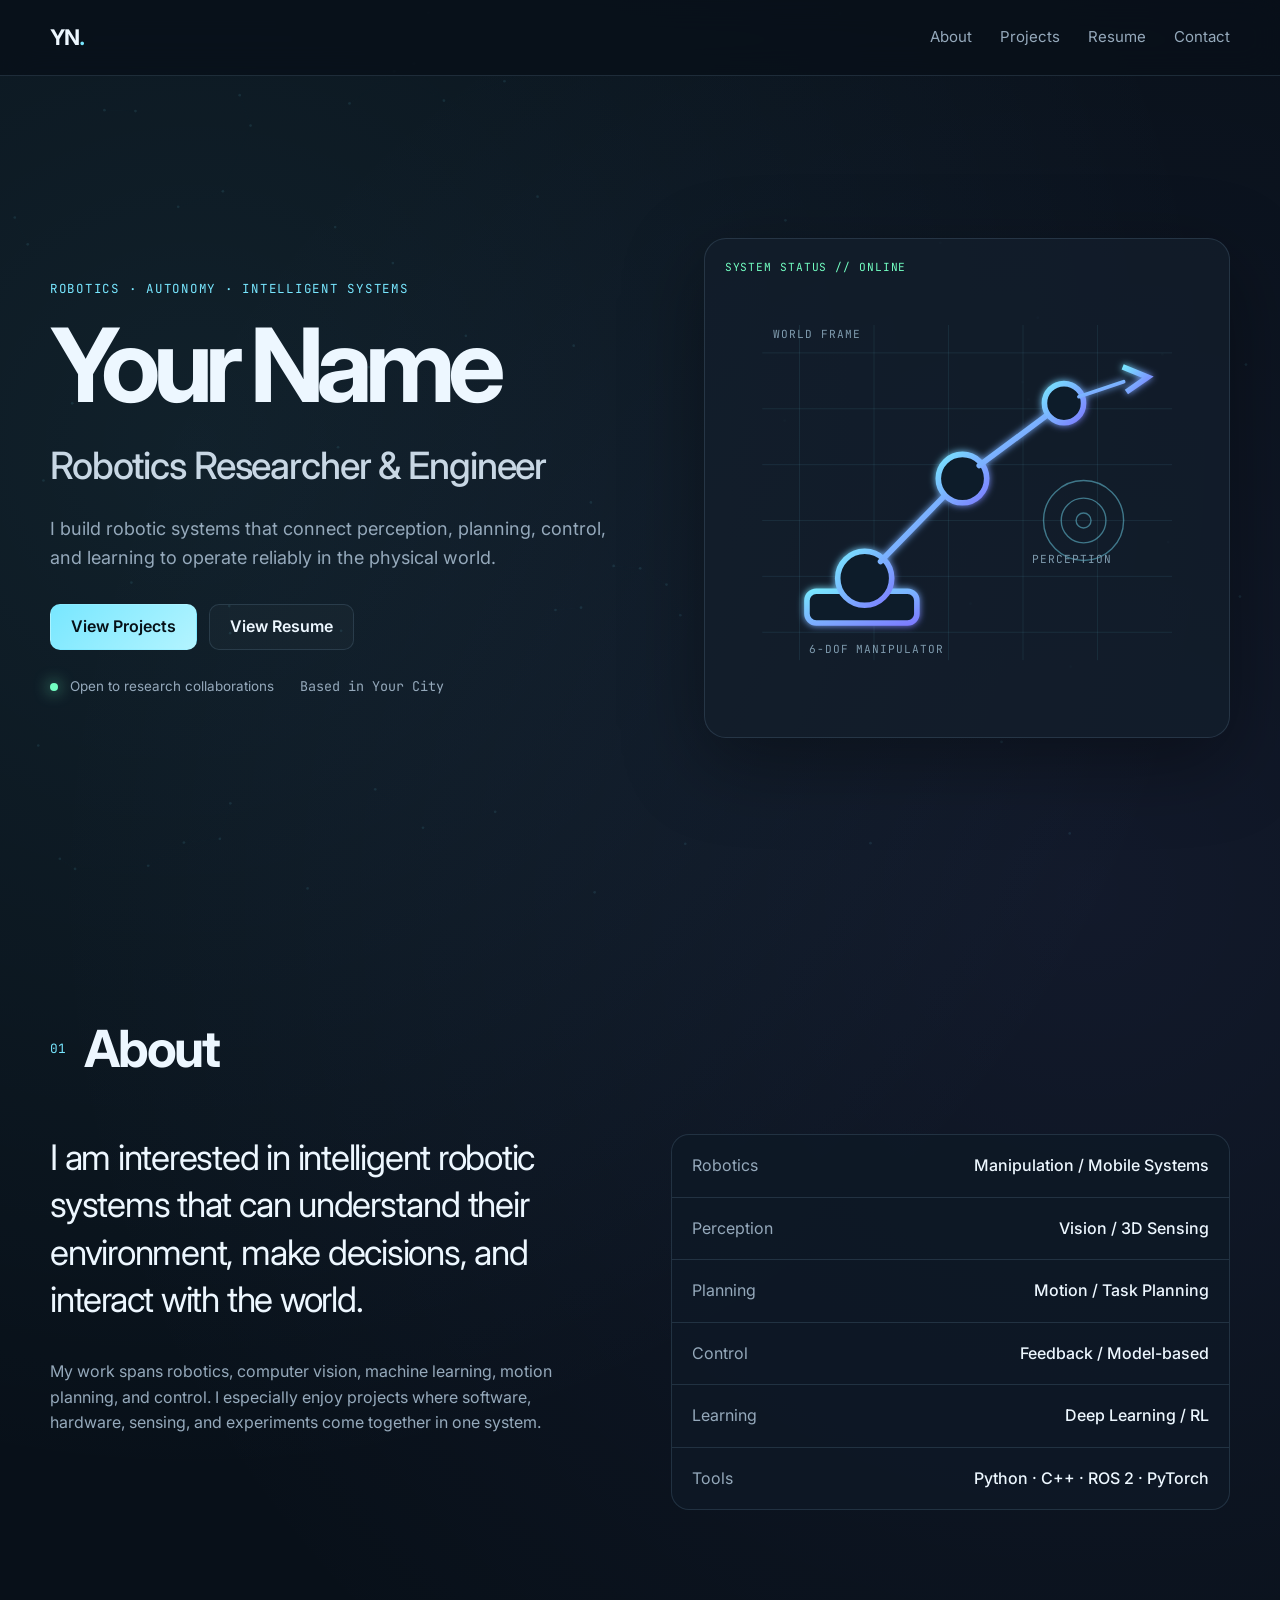
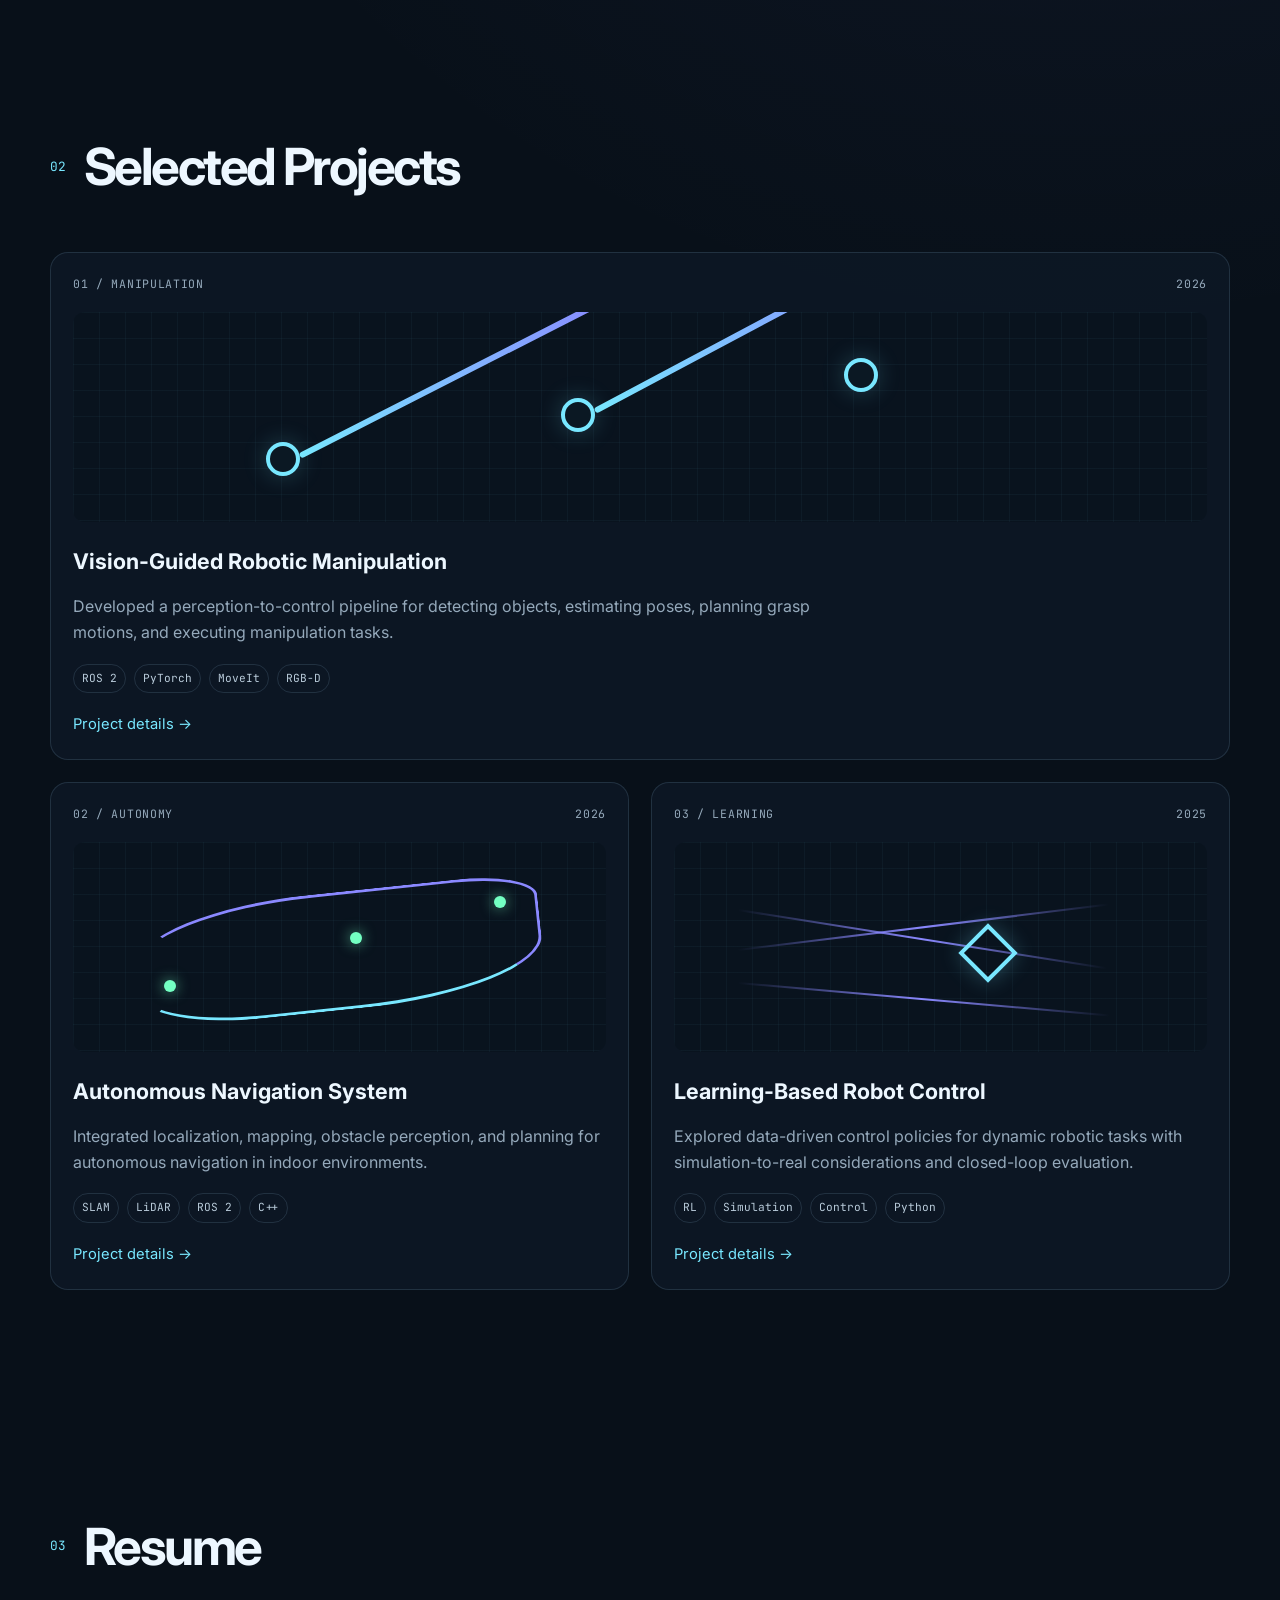
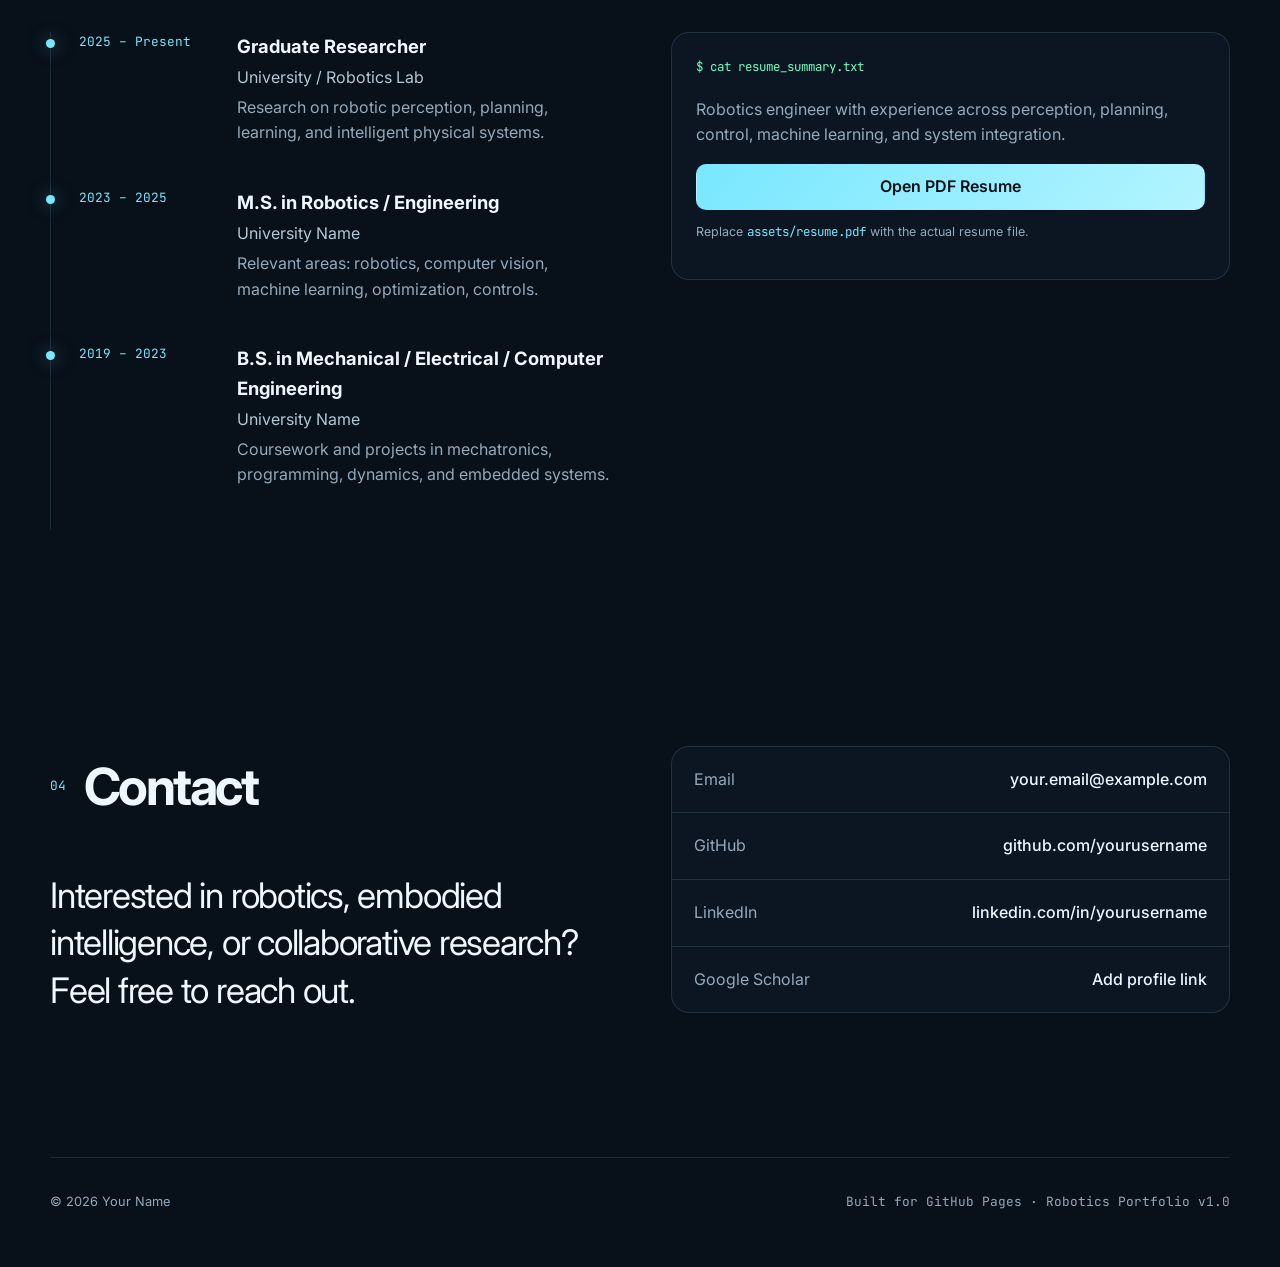
<file: index.html>
<!DOCTYPE html>
<html lang="en">
<head>
  <meta charset="UTF-8" />
  <meta name="viewport" content="width=device-width, initial-scale=1.0" />
  <meta name="description" content="Robotics researcher and engineer personal website." />
  <title>Your Name | Robotics</title>
  <link rel="preconnect" href="https://fonts.googleapis.com">
  <link rel="preconnect" href="https://fonts.gstatic.com" crossorigin>
  <link href="https://fonts.googleapis.com/css2?family=Inter:wght@400;500;600;700&family=JetBrains+Mono:wght@400;500&display=swap" rel="stylesheet">
  <link rel="stylesheet" href="assets/style.css" />
</head>
<body>
  <canvas id="robotics-bg" aria-hidden="true"></canvas>

  <header class="site-header">
    <a href="#home" class="brand">YN<span>.</span></a>
    <nav>
      <a href="#about">About</a>
      <a href="#projects">Projects</a>
      <a href="#resume">Resume</a>
      <a href="#contact">Contact</a>
    </nav>
  </header>

  <main>
    <section id="home" class="hero section">
      <div class="hero-copy">
        <div class="eyebrow">ROBOTICS · AUTONOMY · INTELLIGENT SYSTEMS</div>
        <h1>Your Name</h1>
        <h2>Robotics Researcher & Engineer</h2>
        <p class="lead">
          I build robotic systems that connect perception, planning, control,
          and learning to operate reliably in the physical world.
        </p>

        <div class="hero-actions">
          <a class="button primary" href="#projects">View Projects</a>
          <a class="button secondary" href="assets/resume.pdf" target="_blank">View Resume</a>
        </div>

        <div class="status-row">
          <div><span class="status-dot"></span> Open to research collaborations</div>
          <div class="mono">Based in Your City</div>
        </div>
      </div>

      <div class="robot-panel" aria-label="robot arm inspired illustration">
        <div class="grid-label">SYSTEM STATUS // ONLINE</div>
        <svg viewBox="0 0 520 420" role="img" aria-label="Minimal robotic arm illustration">
          <defs>
            <linearGradient id="armGradient" x1="0%" y1="0%" x2="100%" y2="100%">
              <stop offset="0%" stop-color="#78e7ff"/>
              <stop offset="100%" stop-color="#7d7bff"/>
            </linearGradient>
            <filter id="glow">
              <feGaussianBlur stdDeviation="4" result="coloredBlur"/>
              <feMerge>
                <feMergeNode in="coloredBlur"/>
                <feMergeNode in="SourceGraphic"/>
              </feMerge>
            </filter>
          </defs>

          <g class="diagram-grid">
            <path d="M40 60 H480 M40 120 H480 M40 180 H480 M40 240 H480 M40 300 H480 M40 360 H480"/>
            <path d="M80 30 V390 M160 30 V390 M240 30 V390 M320 30 V390 M400 30 V390"/>
          </g>

          <g class="arm" filter="url(#glow)">
            <rect x="88" y="316" width="118" height="34" rx="10"/>
            <circle cx="150" cy="302" r="29"/>
            <path d="M167 284 L244 205" class="arm-segment"/>
            <circle cx="255" cy="195" r="26"/>
            <path d="M273 181 L351 123" class="arm-segment"/>
            <circle cx="364" cy="114" r="21"/>
            <path d="M380 107 L428 91" class="arm-segment thin"/>
            <path d="M427 75 L454 86 L431 102" class="gripper"/>
          </g>

          <g class="sensor">
            <circle cx="385" cy="240" r="8"/>
            <circle cx="385" cy="240" r="24"/>
            <circle cx="385" cy="240" r="43"/>
          </g>

          <g class="labels">
            <text x="52" y="44">WORLD FRAME</text>
            <text x="330" y="286">PERCEPTION</text>
            <text x="90" y="382">6-DOF MANIPULATOR</text>
          </g>
        </svg>
      </div>
    </section>

    <section id="about" class="section">
      <div class="section-heading">
        <span>01</span>
        <h3>About</h3>
      </div>

      <div class="about-grid">
        <div>
          <p class="large-copy">
            I am interested in intelligent robotic systems that can understand
            their environment, make decisions, and interact with the world.
          </p>
          <p>
            My work spans robotics, computer vision, machine learning, motion
            planning, and control. I especially enjoy projects where software,
            hardware, sensing, and experiments come together in one system.
          </p>
        </div>

        <div class="skills-card">
          <div class="skill-row"><span>Robotics</span><b>Manipulation / Mobile Systems</b></div>
          <div class="skill-row"><span>Perception</span><b>Vision / 3D Sensing</b></div>
          <div class="skill-row"><span>Planning</span><b>Motion / Task Planning</b></div>
          <div class="skill-row"><span>Control</span><b>Feedback / Model-based</b></div>
          <div class="skill-row"><span>Learning</span><b>Deep Learning / RL</b></div>
          <div class="skill-row"><span>Tools</span><b>Python · C++ · ROS 2 · PyTorch</b></div>
        </div>
      </div>
    </section>

    <section id="projects" class="section">
      <div class="section-heading">
        <span>02</span>
        <h3>Selected Projects</h3>
      </div>

      <div class="project-grid">
        <article class="project-card featured">
          <div class="project-topline">
            <span>01 / MANIPULATION</span>
            <span class="project-year">2026</span>
          </div>
          <div class="project-visual visual-arm">
            <div class="node n1"></div><div class="node n2"></div><div class="node n3"></div>
            <div class="link l1"></div><div class="link l2"></div>
          </div>
          <h4>Vision-Guided Robotic Manipulation</h4>
          <p>
            Developed a perception-to-control pipeline for detecting objects,
            estimating poses, planning grasp motions, and executing manipulation tasks.
          </p>
          <div class="tags"><span>ROS 2</span><span>PyTorch</span><span>MoveIt</span><span>RGB-D</span></div>
          <a class="project-link" href="projects/project1.html">Project details →</a>
        </article>

        <article class="project-card">
          <div class="project-topline">
            <span>02 / AUTONOMY</span>
            <span class="project-year">2026</span>
          </div>
          <div class="project-visual visual-map">
            <div class="map-path"></div>
            <div class="map-point p1"></div><div class="map-point p2"></div><div class="map-point p3"></div>
          </div>
          <h4>Autonomous Navigation System</h4>
          <p>
            Integrated localization, mapping, obstacle perception, and planning
            for autonomous navigation in indoor environments.
          </p>
          <div class="tags"><span>SLAM</span><span>LiDAR</span><span>ROS 2</span><span>C++</span></div>
          <a class="project-link" href="projects/project2.html">Project details →</a>
        </article>

        <article class="project-card">
          <div class="project-topline">
            <span>03 / LEARNING</span>
            <span class="project-year">2025</span>
          </div>
          <div class="project-visual visual-policy">
            <div class="policy-line one"></div><div class="policy-line two"></div><div class="policy-line three"></div>
            <div class="policy-agent"></div>
          </div>
          <h4>Learning-Based Robot Control</h4>
          <p>
            Explored data-driven control policies for dynamic robotic tasks with
            simulation-to-real considerations and closed-loop evaluation.
          </p>
          <div class="tags"><span>RL</span><span>Simulation</span><span>Control</span><span>Python</span></div>
          <a class="project-link" href="projects/project3.html">Project details →</a>
        </article>
      </div>
    </section>

    <section id="resume" class="section">
      <div class="section-heading">
        <span>03</span>
        <h3>Resume</h3>
      </div>

      <div class="resume-layout">
        <div class="timeline">
          <div class="timeline-item">
            <div class="time">2025 – Present</div>
            <div>
              <h4>Graduate Researcher</h4>
              <p class="muted">University / Robotics Lab</p>
              <p>Research on robotic perception, planning, learning, and intelligent physical systems.</p>
            </div>
          </div>

          <div class="timeline-item">
            <div class="time">2023 – 2025</div>
            <div>
              <h4>M.S. in Robotics / Engineering</h4>
              <p class="muted">University Name</p>
              <p>Relevant areas: robotics, computer vision, machine learning, optimization, controls.</p>
            </div>
          </div>

          <div class="timeline-item">
            <div class="time">2019 – 2023</div>
            <div>
              <h4>B.S. in Mechanical / Electrical / Computer Engineering</h4>
              <p class="muted">University Name</p>
              <p>Coursework and projects in mechatronics, programming, dynamics, and embedded systems.</p>
            </div>
          </div>
        </div>

        <div class="resume-panel">
          <div class="terminal-line">$ cat resume_summary.txt</div>
          <p>
            Robotics engineer with experience across perception, planning,
            control, machine learning, and system integration.
          </p>
          <a class="button primary full" href="assets/resume.pdf" target="_blank">Open PDF Resume</a>
          <p class="resume-note">
            Replace <code>assets/resume.pdf</code> with the actual resume file.
          </p>
        </div>
      </div>
    </section>

    <section id="contact" class="section contact-section">
      <div>
        <div class="section-heading">
          <span>04</span>
          <h3>Contact</h3>
        </div>
        <p class="large-copy">
          Interested in robotics, embodied intelligence, or collaborative research?
          Feel free to reach out.
        </p>
      </div>

      <div class="contact-card">
        <a href="mailto:your.email@example.com">
          <span>Email</span><strong>your.email@example.com</strong>
        </a>
        <a href="https://github.com/yourusername" target="_blank">
          <span>GitHub</span><strong>github.com/yourusername</strong>
        </a>
        <a href="https://www.linkedin.com/in/yourusername/" target="_blank">
          <span>LinkedIn</span><strong>linkedin.com/in/yourusername</strong>
        </a>
        <a href="#" target="_blank">
          <span>Google Scholar</span><strong>Add profile link</strong>
        </a>
      </div>
    </section>
  </main>

  <footer>
    <span>© <span id="year"></span> Your Name</span>
    <span class="mono">Built for GitHub Pages · Robotics Portfolio v1.0</span>
  </footer>

  <script src="assets/script.js"></script>
</body>
</html>
</file>
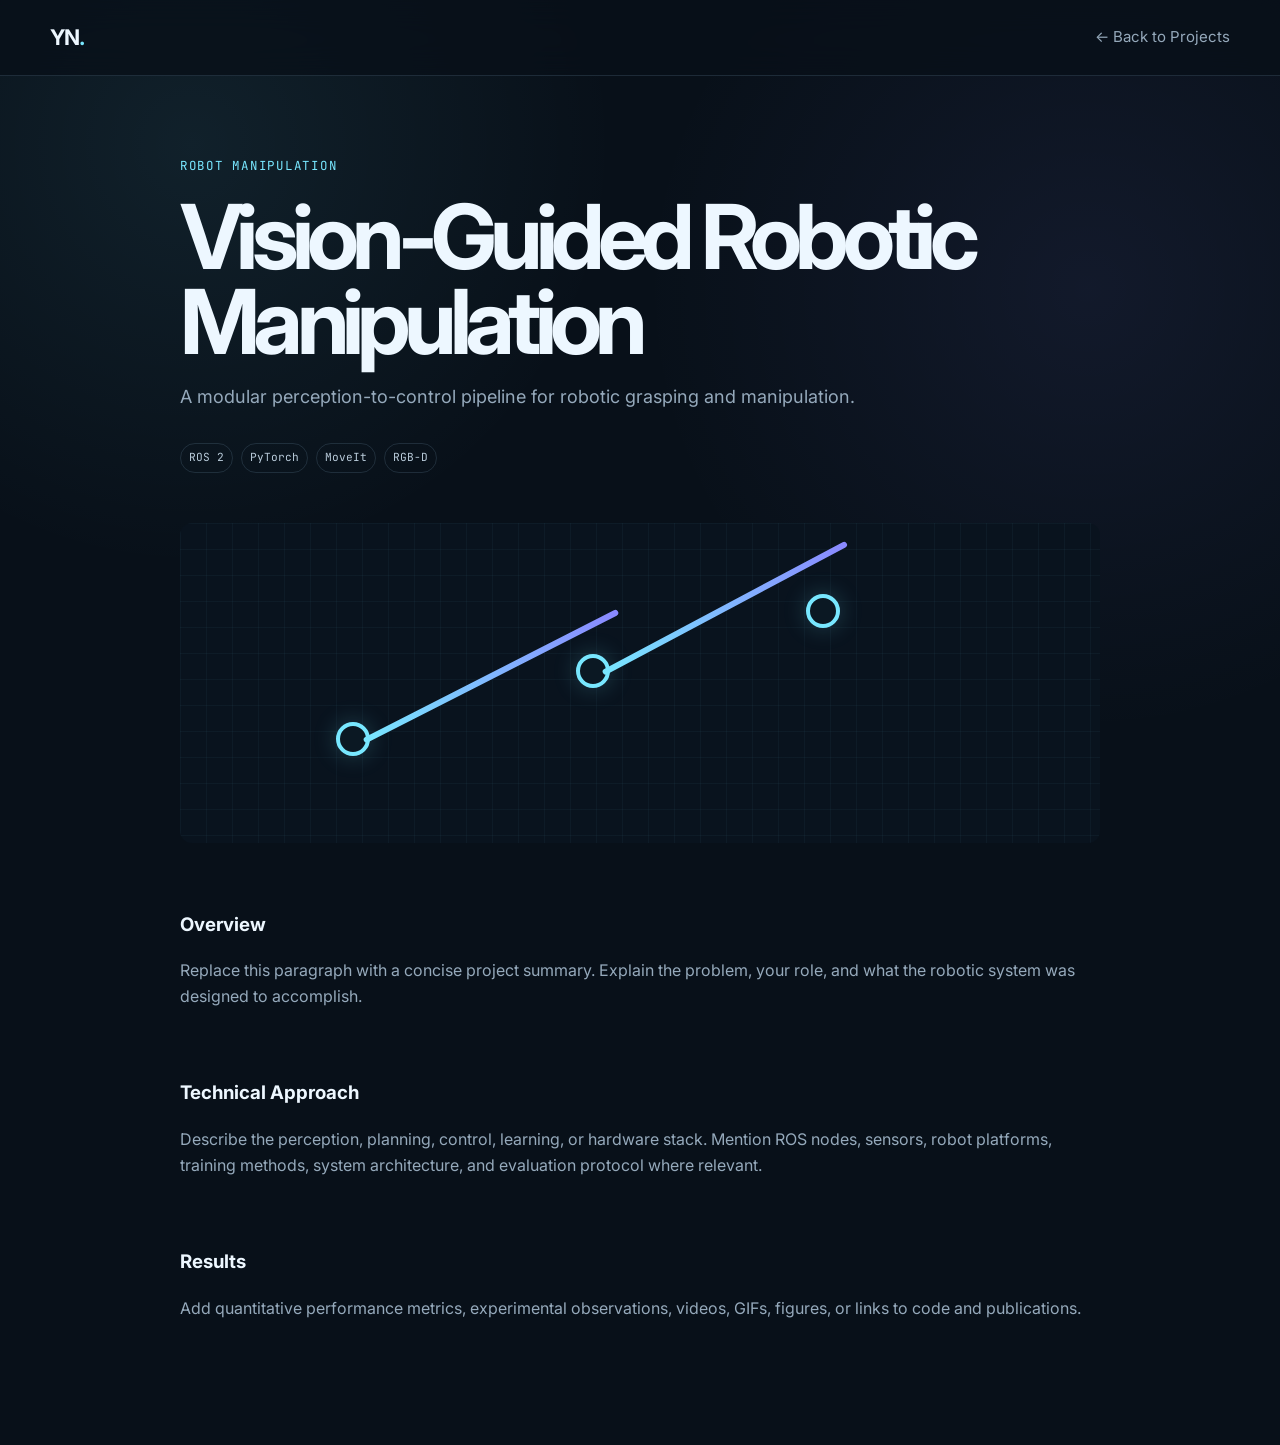
<file: projects/project1.html>
<!DOCTYPE html>
<html lang="en">
<head>
  <meta charset="UTF-8" />
  <meta name="viewport" content="width=device-width, initial-scale=1.0" />
  <title>Vision-Guided Robotic Manipulation | Your Name</title>
  <link rel="preconnect" href="https://fonts.googleapis.com">
  <link rel="preconnect" href="https://fonts.gstatic.com" crossorigin>
  <link href="https://fonts.googleapis.com/css2?family=Inter:wght@400;500;600;700&family=JetBrains+Mono:wght@400;500&display=swap" rel="stylesheet">
  <link rel="stylesheet" href="../assets/style.css" />
</head>
<body>
  <header class="site-header">
    <a href="../index.html" class="brand">YN<span>.</span></a>
    <nav><a href="../index.html#projects">← Back to Projects</a></nav>
  </header>
  <main>
    <section class="section" style="padding-top:80px; max-width:920px;">
      <div class="eyebrow">ROBOT MANIPULATION</div>
      <h1 style="font-size:clamp(3rem,7vw,6rem);">Vision-Guided Robotic Manipulation</h1>
      <p class="lead">A modular perception-to-control pipeline for robotic grasping and manipulation.</p>
      <div class="tags" style="margin:26px 0 50px;"><span>ROS 2</span><span>PyTorch</span><span>MoveIt</span><span>RGB-D</span></div>
      <div class="project-visual visual-arm" style="min-height:320px;margin-bottom:48px;">
        <div class="node n1"></div><div class="node n2"></div><div class="node n3"></div><div class="link l1"></div><div class="link l2"></div>
      </div>
      <div style="display:grid; gap:34px;">
        <section>
          <h3>Overview</h3>
          <p style="color:var(--muted);">
            Replace this paragraph with a concise project summary. Explain the problem,
            your role, and what the robotic system was designed to accomplish.
          </p>
        </section>
        <section>
          <h3>Technical Approach</h3>
          <p style="color:var(--muted);">
            Describe the perception, planning, control, learning, or hardware stack.
            Mention ROS nodes, sensors, robot platforms, training methods,
            system architecture, and evaluation protocol where relevant.
          </p>
        </section>
        <section>
          <h3>Results</h3>
          <p style="color:var(--muted);">
            Add quantitative performance metrics, experimental observations,
            videos, GIFs, figures, or links to code and publications.
          </p>
        </section>
      </div>
    </section>
  </main>
</body>
</html>
</file>
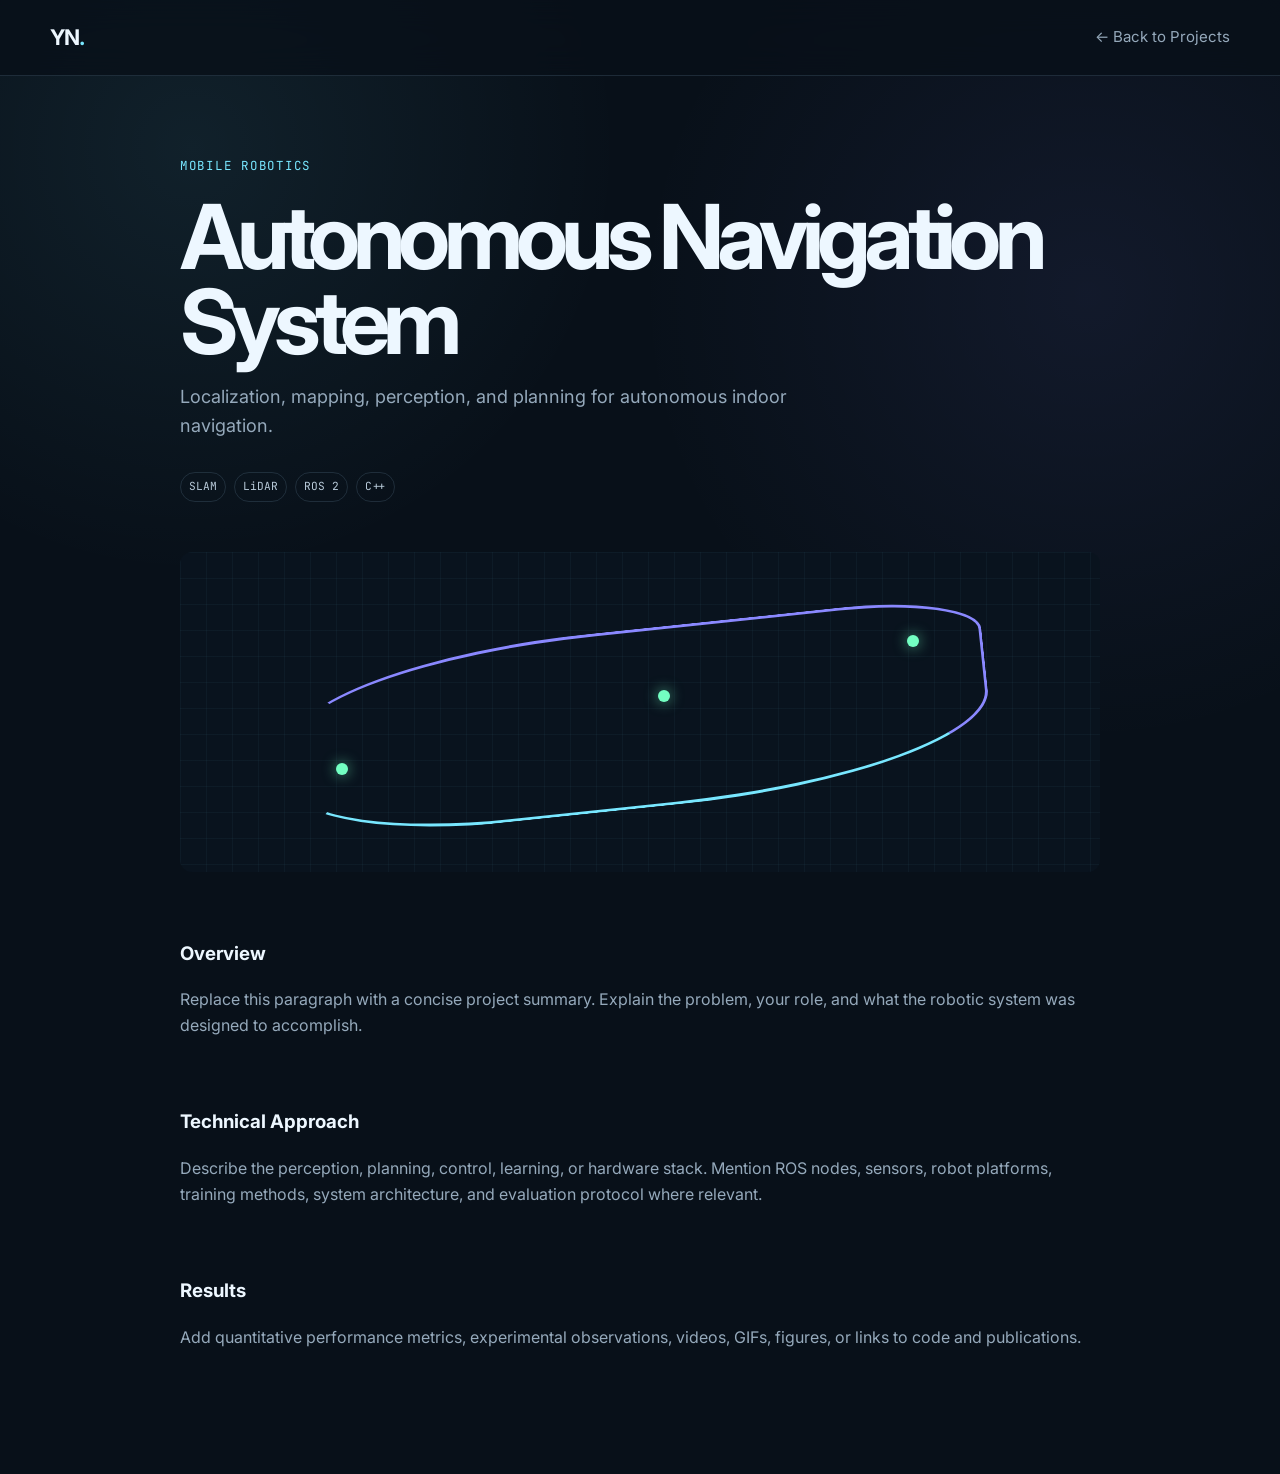
<file: projects/project2.html>
<!DOCTYPE html>
<html lang="en">
<head>
  <meta charset="UTF-8" />
  <meta name="viewport" content="width=device-width, initial-scale=1.0" />
  <title>Autonomous Navigation System | Your Name</title>
  <link rel="preconnect" href="https://fonts.googleapis.com">
  <link rel="preconnect" href="https://fonts.gstatic.com" crossorigin>
  <link href="https://fonts.googleapis.com/css2?family=Inter:wght@400;500;600;700&family=JetBrains+Mono:wght@400;500&display=swap" rel="stylesheet">
  <link rel="stylesheet" href="../assets/style.css" />
</head>
<body>
  <header class="site-header">
    <a href="../index.html" class="brand">YN<span>.</span></a>
    <nav><a href="../index.html#projects">← Back to Projects</a></nav>
  </header>
  <main>
    <section class="section" style="padding-top:80px; max-width:920px;">
      <div class="eyebrow">MOBILE ROBOTICS</div>
      <h1 style="font-size:clamp(3rem,7vw,6rem);">Autonomous Navigation System</h1>
      <p class="lead">Localization, mapping, perception, and planning for autonomous indoor navigation.</p>
      <div class="tags" style="margin:26px 0 50px;"><span>SLAM</span><span>LiDAR</span><span>ROS 2</span><span>C++</span></div>
      <div class="project-visual visual-map" style="min-height:320px;margin-bottom:48px;">
        <div class="map-path"></div><div class="map-point p1"></div><div class="map-point p2"></div><div class="map-point p3"></div>
      </div>
      <div style="display:grid; gap:34px;">
        <section>
          <h3>Overview</h3>
          <p style="color:var(--muted);">
            Replace this paragraph with a concise project summary. Explain the problem,
            your role, and what the robotic system was designed to accomplish.
          </p>
        </section>
        <section>
          <h3>Technical Approach</h3>
          <p style="color:var(--muted);">
            Describe the perception, planning, control, learning, or hardware stack.
            Mention ROS nodes, sensors, robot platforms, training methods,
            system architecture, and evaluation protocol where relevant.
          </p>
        </section>
        <section>
          <h3>Results</h3>
          <p style="color:var(--muted);">
            Add quantitative performance metrics, experimental observations,
            videos, GIFs, figures, or links to code and publications.
          </p>
        </section>
      </div>
    </section>
  </main>
</body>
</html>
</file>
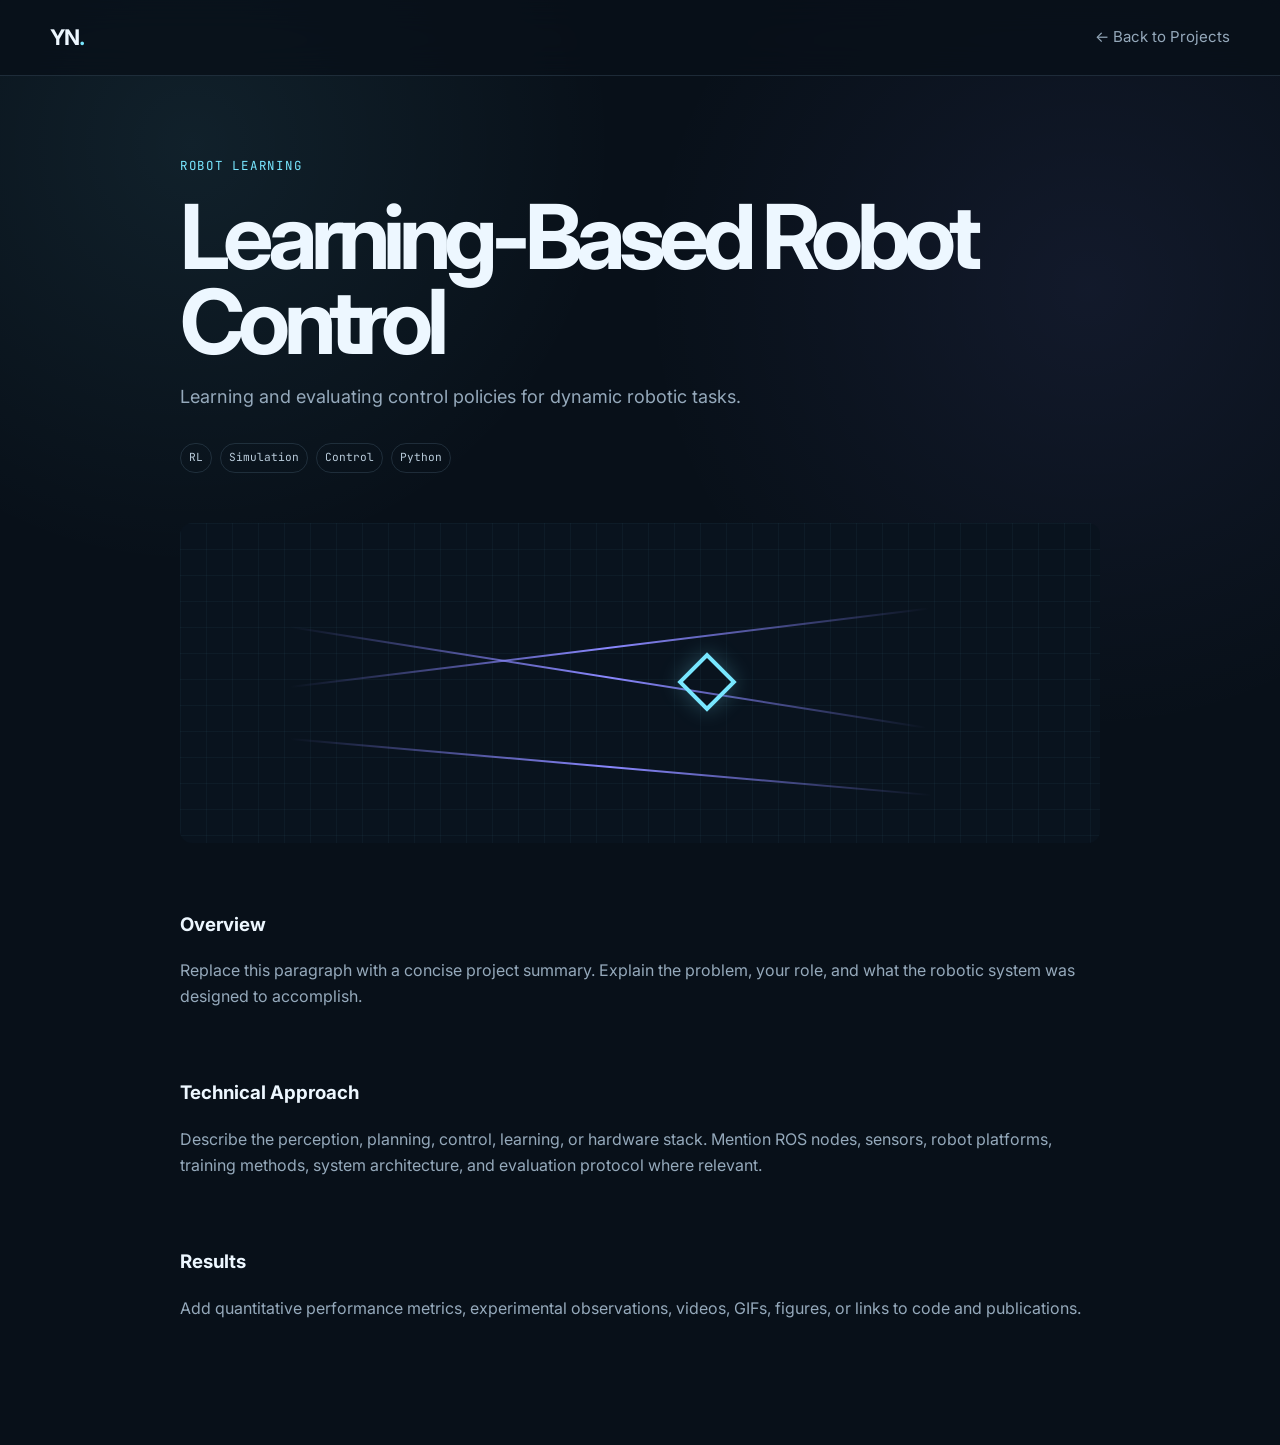
<file: projects/project3.html>
<!DOCTYPE html>
<html lang="en">
<head>
  <meta charset="UTF-8" />
  <meta name="viewport" content="width=device-width, initial-scale=1.0" />
  <title>Learning-Based Robot Control | Your Name</title>
  <link rel="preconnect" href="https://fonts.googleapis.com">
  <link rel="preconnect" href="https://fonts.gstatic.com" crossorigin>
  <link href="https://fonts.googleapis.com/css2?family=Inter:wght@400;500;600;700&family=JetBrains+Mono:wght@400;500&display=swap" rel="stylesheet">
  <link rel="stylesheet" href="../assets/style.css" />
</head>
<body>
  <header class="site-header">
    <a href="../index.html" class="brand">YN<span>.</span></a>
    <nav><a href="../index.html#projects">← Back to Projects</a></nav>
  </header>
  <main>
    <section class="section" style="padding-top:80px; max-width:920px;">
      <div class="eyebrow">ROBOT LEARNING</div>
      <h1 style="font-size:clamp(3rem,7vw,6rem);">Learning-Based Robot Control</h1>
      <p class="lead">Learning and evaluating control policies for dynamic robotic tasks.</p>
      <div class="tags" style="margin:26px 0 50px;"><span>RL</span><span>Simulation</span><span>Control</span><span>Python</span></div>
      <div class="project-visual visual-policy" style="min-height:320px;margin-bottom:48px;">
        <div class="policy-line one"></div><div class="policy-line two"></div><div class="policy-line three"></div><div class="policy-agent"></div>
      </div>
      <div style="display:grid; gap:34px;">
        <section>
          <h3>Overview</h3>
          <p style="color:var(--muted);">
            Replace this paragraph with a concise project summary. Explain the problem,
            your role, and what the robotic system was designed to accomplish.
          </p>
        </section>
        <section>
          <h3>Technical Approach</h3>
          <p style="color:var(--muted);">
            Describe the perception, planning, control, learning, or hardware stack.
            Mention ROS nodes, sensors, robot platforms, training methods,
            system architecture, and evaluation protocol where relevant.
          </p>
        </section>
        <section>
          <h3>Results</h3>
          <p style="color:var(--muted);">
            Add quantitative performance metrics, experimental observations,
            videos, GIFs, figures, or links to code and publications.
          </p>
        </section>
      </div>
    </section>
  </main>
</body>
</html>
</file>
<file: assets/style.css>
/* =========================================================
   Robotics Personal Website
   Edit colors in :root if you want a different appearance.
   ========================================================= */

:root {
  --bg: #081019;
  --bg-soft: #0d1723;
  --panel: rgba(14, 25, 39, 0.82);
  --line: rgba(146, 184, 216, 0.16);
  --text: #edf7ff;
  --muted: #95a9bb;
  --cyan: #78e7ff;
  --violet: #8a88ff;
  --green: #73ffc2;
  --shadow: 0 24px 80px rgba(0, 0, 0, 0.35);
}

* { box-sizing: border-box; }

html {
  scroll-behavior: smooth;
  scroll-padding-top: 90px;
}

body {
  margin: 0;
  background:
    radial-gradient(circle at 15% 10%, rgba(120, 231, 255, 0.08), transparent 25%),
    radial-gradient(circle at 85% 20%, rgba(138, 136, 255, 0.08), transparent 28%),
    var(--bg);
  color: var(--text);
  font-family: "Inter", system-ui, sans-serif;
  line-height: 1.6;
  overflow-x: hidden;
}

a { color: inherit; text-decoration: none; }

#robotics-bg {
  position: fixed;
  inset: 0;
  z-index: -1;
  pointer-events: none;
  opacity: 0.28;
}

.site-header {
  position: sticky;
  top: 0;
  z-index: 30;
  height: 76px;
  padding: 0 max(24px, calc((100vw - 1180px) / 2));
  display: flex;
  align-items: center;
  justify-content: space-between;
  background: rgba(8, 16, 25, 0.78);
  border-bottom: 1px solid var(--line);
  backdrop-filter: blur(16px);
}

.brand {
  font-size: 1.35rem;
  font-weight: 700;
  letter-spacing: -0.04em;
}

.brand span { color: var(--cyan); }

nav {
  display: flex;
  gap: 28px;
  font-size: 0.94rem;
}

nav a {
  color: var(--muted);
  transition: 0.2s ease;
}

nav a:hover { color: var(--text); }

.section {
  width: min(1180px, calc(100% - 48px));
  margin: 0 auto;
  padding: 108px 0;
}

.hero {
  min-height: calc(100vh - 76px);
  display: grid;
  grid-template-columns: 1.05fr 0.95fr;
  gap: 72px;
  align-items: center;
}

.eyebrow,
.mono,
.grid-label,
.terminal-line {
  font-family: "JetBrains Mono", monospace;
}

.eyebrow {
  color: var(--cyan);
  font-size: 0.78rem;
  letter-spacing: 0.14em;
  margin-bottom: 18px;
}

h1 {
  font-size: clamp(3.8rem, 8vw, 7.2rem);
  line-height: 0.95;
  margin: 0;
  letter-spacing: -0.075em;
}

.hero h2 {
  font-size: clamp(1.55rem, 3vw, 2.35rem);
  color: #c8d7e4;
  margin: 22px 0 16px;
  font-weight: 500;
  letter-spacing: -0.03em;
}

.lead {
  max-width: 690px;
  color: var(--muted);
  font-size: 1.13rem;
  margin-bottom: 32px;
}

.hero-actions {
  display: flex;
  gap: 12px;
  flex-wrap: wrap;
}

.button {
  display: inline-flex;
  justify-content: center;
  align-items: center;
  min-height: 46px;
  padding: 0 20px;
  border-radius: 10px;
  font-weight: 600;
  border: 1px solid var(--line);
  transition: 0.2s ease;
}

.button.primary {
  color: #061017;
  background: linear-gradient(135deg, var(--cyan), #b3f4ff);
  border-color: transparent;
}

.button.secondary {
  background: rgba(255, 255, 255, 0.025);
}

.button:hover { transform: translateY(-2px); }

.full { width: 100%; }

.status-row {
  display: flex;
  gap: 26px;
  flex-wrap: wrap;
  margin-top: 26px;
  color: var(--muted);
  font-size: 0.84rem;
}

.status-dot {
  width: 8px;
  height: 8px;
  border-radius: 50%;
  background: var(--green);
  display: inline-block;
  margin-right: 8px;
  box-shadow: 0 0 16px var(--green);
}

.robot-panel {
  min-height: 500px;
  padding: 20px;
  border: 1px solid var(--line);
  border-radius: 22px;
  background:
    linear-gradient(rgba(255,255,255,0.015), rgba(255,255,255,0.015)),
    var(--panel);
  box-shadow: var(--shadow);
  position: relative;
  overflow: hidden;
}

.robot-panel::before {
  content: "";
  position: absolute;
  inset: 0;
  background: linear-gradient(115deg, transparent 20%, rgba(120,231,255,0.05), transparent 70%);
  transform: translateX(-100%);
  animation: scan 7s linear infinite;
}

@keyframes scan { to { transform: translateX(100%); } }

.grid-label {
  font-size: 0.7rem;
  color: var(--green);
  letter-spacing: 0.08em;
}

.robot-panel svg {
  width: 100%;
  height: auto;
  margin-top: 20px;
}

.diagram-grid path {
  stroke: rgba(120, 231, 255, 0.09);
  stroke-width: 1;
}

.arm rect,
.arm circle,
.arm-segment,
.gripper {
  fill: #0d1c29;
  stroke: url(#armGradient);
  stroke-width: 6;
}

.arm-segment { stroke-linecap: round; }
.arm-segment.thin { stroke-width: 4; }
.gripper { fill: none; }

.sensor circle {
  fill: none;
  stroke: rgba(120, 231, 255, 0.45);
  stroke-width: 1.5;
}

.labels text {
  fill: #7f9bae;
  font-family: "JetBrains Mono", monospace;
  font-size: 12px;
  letter-spacing: 1px;
}

.section-heading {
  display: flex;
  align-items: center;
  gap: 18px;
  margin-bottom: 44px;
}

.section-heading span {
  font-family: "JetBrains Mono", monospace;
  color: var(--cyan);
  font-size: 0.8rem;
}

.section-heading h3 {
  font-size: clamp(2rem, 4vw, 3.4rem);
  margin: 0;
  letter-spacing: -0.05em;
}

.about-grid,
.resume-layout,
.contact-section {
  display: grid;
  grid-template-columns: 1fr 1fr;
  gap: 62px;
  align-items: start;
}

.large-copy {
  font-size: clamp(1.45rem, 3vw, 2.2rem);
  line-height: 1.35;
  letter-spacing: -0.035em;
  margin-top: 0;
}

.about-grid p:not(.large-copy) {
  color: var(--muted);
  max-width: 720px;
}

.skills-card,
.resume-panel,
.contact-card {
  border: 1px solid var(--line);
  border-radius: 18px;
  background: var(--panel);
  overflow: hidden;
}

.skill-row {
  padding: 18px 20px;
  display: flex;
  justify-content: space-between;
  gap: 28px;
  border-bottom: 1px solid var(--line);
}

.skill-row:last-child { border-bottom: 0; }
.skill-row span { color: var(--muted); }
.skill-row b { font-weight: 500; text-align: right; }

.project-grid {
  display: grid;
  grid-template-columns: repeat(2, 1fr);
  gap: 22px;
}

.project-card {
  border: 1px solid var(--line);
  border-radius: 18px;
  padding: 22px;
  background: var(--panel);
  transition: 0.25s ease;
  overflow: hidden;
}

.project-card:hover {
  transform: translateY(-4px);
  border-color: rgba(120,231,255,0.34);
}

.project-card.featured {
  grid-column: span 2;
}

.project-topline {
  display: flex;
  justify-content: space-between;
  color: var(--muted);
  font-family: "JetBrains Mono", monospace;
  font-size: 0.72rem;
  letter-spacing: 0.06em;
}

.project-card h4 {
  font-size: 1.35rem;
  margin: 22px 0 8px;
}

.project-card p {
  color: var(--muted);
  max-width: 760px;
}

.tags {
  display: flex;
  flex-wrap: wrap;
  gap: 8px;
  margin-top: 18px;
}

.tags span {
  font-family: "JetBrains Mono", monospace;
  font-size: 0.7rem;
  color: #b9cbda;
  border: 1px solid var(--line);
  padding: 5px 8px;
  border-radius: 999px;
}

.project-link {
  display: inline-block;
  margin-top: 20px;
  color: var(--cyan);
  font-size: 0.92rem;
}

.project-visual {
  margin-top: 18px;
  min-height: 210px;
  border-radius: 12px;
  background:
    linear-gradient(rgba(120,231,255,0.04) 1px, transparent 1px),
    linear-gradient(90deg, rgba(120,231,255,0.04) 1px, transparent 1px),
    #09131e;
  background-size: 26px 26px;
  position: relative;
  overflow: hidden;
}

/* Manipulator graphic */
.visual-arm .node {
  position: absolute;
  width: 34px; height: 34px;
  border: 4px solid var(--cyan);
  border-radius: 50%;
  background: #0b1823;
  box-shadow: 0 0 25px rgba(120,231,255,0.22);
}
.visual-arm .n1 { left: 17%; top: 62%; }
.visual-arm .n2 { left: 43%; top: 41%; }
.visual-arm .n3 { left: 68%; top: 22%; }
.visual-arm .link {
  position: absolute;
  height: 6px;
  background: linear-gradient(90deg, var(--cyan), var(--violet));
  transform-origin: left center;
  border-radius: 999px;
}
.visual-arm .l1 { width: 31%; left: 20%; top: 67%; transform: rotate(-27deg); }
.visual-arm .l2 { width: 30%; left: 46%; top: 46%; transform: rotate(-28deg); }

/* Map graphic */
.visual-map .map-path {
  position: absolute;
  inset: 24% 12% 20%;
  border: 3px solid var(--violet);
  border-left-color: transparent;
  border-bottom-color: var(--cyan);
  border-radius: 45% 20% 46% 30%;
  transform: rotate(-6deg);
}
.map-point {
  position: absolute;
  width: 12px; height: 12px;
  border-radius: 50%;
  background: var(--green);
  box-shadow: 0 0 14px rgba(115,255,194,0.65);
}
.map-point.p1 { left: 17%; top: 66%; }
.map-point.p2 { left: 52%; top: 43%; }
.map-point.p3 { left: 79%; top: 26%; }

/* Policy graphic */
.policy-line {
  position: absolute;
  left: 12%;
  width: 70%;
  height: 2px;
  background: linear-gradient(90deg, transparent, var(--violet), transparent);
  transform-origin: left center;
}
.policy-line.one { top: 32%; transform: rotate(9deg); }
.policy-line.two { top: 51%; transform: rotate(-7deg); }
.policy-line.three { top: 67%; transform: rotate(5deg); }
.policy-agent {
  position: absolute;
  left: 55%;
  top: 43%;
  width: 42px; height: 42px;
  border: 4px solid var(--cyan);
  transform: rotate(45deg);
  box-shadow: 0 0 22px rgba(120,231,255,0.28);
}

.timeline {
  border-left: 1px solid var(--line);
}

.timeline-item {
  display: grid;
  grid-template-columns: 130px 1fr;
  gap: 28px;
  padding: 0 0 38px 28px;
  position: relative;
}

.timeline-item::before {
  content: "";
  width: 9px; height: 9px;
  background: var(--cyan);
  border-radius: 50%;
  position: absolute;
  left: -5px;
  top: 7px;
  box-shadow: 0 0 18px rgba(120,231,255,0.5);
}

.time {
  color: var(--cyan);
  font-family: "JetBrains Mono", monospace;
  font-size: 0.8rem;
}

.timeline h4 {
  margin: 0 0 4px;
  font-size: 1.15rem;
}
.timeline p { margin: 4px 0; color: var(--muted); }
.muted { color: #b5c6d4 !important; }

.resume-panel {
  padding: 24px;
  position: sticky;
  top: 105px;
}

.terminal-line {
  color: var(--green);
  font-size: 0.78rem;
  margin-bottom: 20px;
}

.resume-panel p { color: var(--muted); }
.resume-note { font-size: 0.78rem; }
code {
  font-family: "JetBrains Mono", monospace;
  color: var(--cyan);
}

.contact-card a {
  display: flex;
  justify-content: space-between;
  gap: 30px;
  padding: 20px 22px;
  border-bottom: 1px solid var(--line);
  transition: 0.2s ease;
}

.contact-card a:last-child { border-bottom: 0; }
.contact-card a:hover { background: rgba(120,231,255,0.035); }
.contact-card span { color: var(--muted); }
.contact-card strong { font-weight: 500; text-align: right; }

footer {
  width: min(1180px, calc(100% - 48px));
  margin: 0 auto;
  padding: 34px 0 54px;
  border-top: 1px solid var(--line);
  color: var(--muted);
  display: flex;
  justify-content: space-between;
  gap: 24px;
  font-size: 0.8rem;
}

@media (max-width: 900px) {
  .hero,
  .about-grid,
  .resume-layout,
  .contact-section {
    grid-template-columns: 1fr;
  }

  .hero { padding-top: 72px; }
  .robot-panel { min-height: auto; }
  .project-grid { grid-template-columns: 1fr; }
  .project-card.featured { grid-column: span 1; }
  .resume-panel { position: static; }
}

@media (max-width: 640px) {
  .site-header {
    height: auto;
    min-height: 70px;
    padding: 16px 20px;
    align-items: flex-start;
  }

  nav {
    gap: 12px;
    flex-wrap: wrap;
    justify-content: flex-end;
    font-size: 0.78rem;
  }

  .section {
    width: min(100% - 30px, 1180px);
    padding: 78px 0;
  }

  h1 { font-size: 3.6rem; }

  .timeline-item {
    grid-template-columns: 1fr;
    gap: 8px;
  }

  .contact-card a {
    flex-direction: column;
    gap: 5px;
  }

  .contact-card strong { text-align: left; }

  footer { flex-direction: column; width: calc(100% - 30px); }
}
</file>
